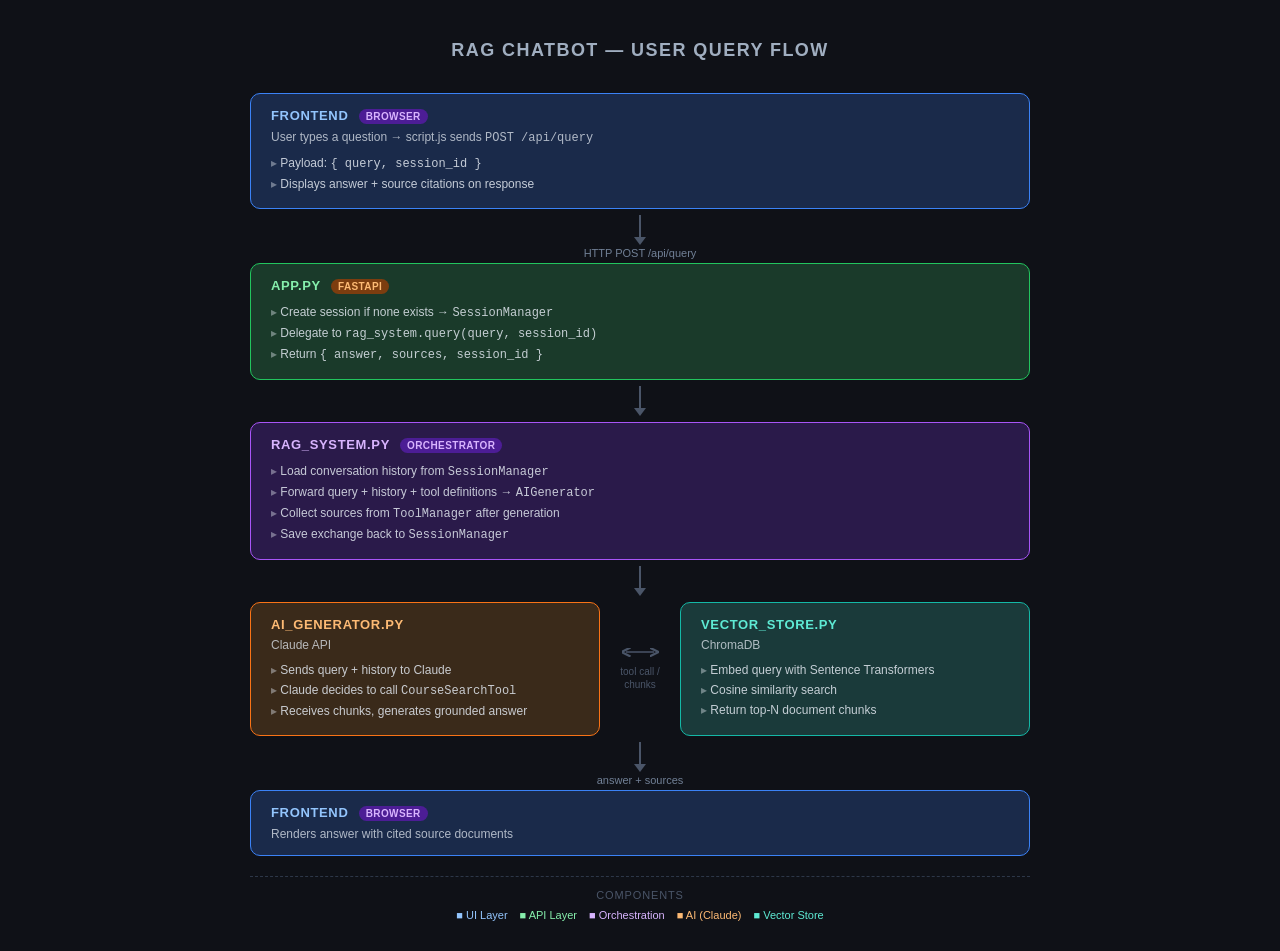
<file: diagram.html>
<!DOCTYPE html>
<html lang="en">
<head>
  <meta charset="UTF-8" />
  <title>RAG Query Flow</title>
  <style>
    * { box-sizing: border-box; margin: 0; padding: 0; }
    body {
      font-family: -apple-system, BlinkMacSystemFont, "Segoe UI", sans-serif;
      background: #0f1117;
      color: #e2e8f0;
      display: flex;
      justify-content: center;
      align-items: flex-start;
      padding: 40px 20px;
      min-height: 100vh;
    }
    .diagram {
      width: 780px;
    }
    h1 {
      text-align: center;
      font-size: 18px;
      font-weight: 600;
      color: #a0aec0;
      letter-spacing: 0.08em;
      text-transform: uppercase;
      margin-bottom: 32px;
    }

    /* ── Nodes ── */
    .node {
      border-radius: 10px;
      padding: 14px 20px;
      position: relative;
    }
    .node-title {
      font-size: 13px;
      font-weight: 700;
      letter-spacing: 0.05em;
      text-transform: uppercase;
      margin-bottom: 6px;
    }
    .node-sub {
      font-size: 12px;
      opacity: 0.75;
    }
    .node-steps {
      margin-top: 8px;
      list-style: none;
    }
    .node-steps li {
      font-size: 12px;
      padding: 3px 0;
      opacity: 0.85;
    }
    .node-steps li::before {
      content: "▸ ";
      opacity: 0.5;
    }

    /* colour themes */
    .blue  { background: #1a2a4a; border: 1.5px solid #3b82f6; }
    .blue  .node-title { color: #93c5fd; }
    .green { background: #1a3a2a; border: 1.5px solid #22c55e; }
    .green .node-title { color: #86efac; }
    .purple{ background: #2a1a4a; border: 1.5px solid #a855f7; }
    .purple .node-title { color: #d8b4fe; }
    .orange{ background: #3a2a1a; border: 1.5px solid #f97316; }
    .orange .node-title { color: #fdba74; }
    .teal  { background: #1a3a3a; border: 1.5px solid #14b8a6; }
    .teal  .node-title { color: #5eead4; }

    /* ── Layout columns ── */
    .row {
      display: flex;
      gap: 16px;
      align-items: stretch;
    }
    .col { flex: 1; }

    /* ── Arrows ── */
    .arrow-down {
      display: flex;
      flex-direction: column;
      align-items: center;
      margin: 6px 0;
      gap: 0;
    }
    .arrow-down .line {
      width: 2px;
      height: 22px;
      background: #4a5568;
    }
    .arrow-down .head {
      width: 0; height: 0;
      border-left: 6px solid transparent;
      border-right: 6px solid transparent;
      border-top: 8px solid #4a5568;
    }
    .arrow-label {
      font-size: 11px;
      color: #718096;
      text-align: center;
      margin: -4px 0 4px;
    }

    /* bidirectional horizontal arrow between two nodes */
    .h-arrows {
      display: flex;
      align-items: center;
      justify-content: center;
      gap: 4px;
      margin: 8px 0;
    }
    .h-arrows .label {
      font-size: 11px;
      color: #718096;
      text-align: center;
      max-width: 90px;
    }
    .h-arrows svg { flex-shrink: 0; }

    /* section separator label */
    .section-label {
      font-size: 11px;
      color: #4a5568;
      text-transform: uppercase;
      letter-spacing: 0.08em;
      text-align: center;
      margin: 20px 0 8px;
      border-top: 1px dashed #2d3748;
      padding-top: 12px;
    }

    /* tool call badge */
    .badge {
      display: inline-block;
      font-size: 10px;
      font-weight: 700;
      padding: 2px 7px;
      border-radius: 99px;
      margin-left: 6px;
      vertical-align: middle;
      letter-spacing: 0.04em;
    }
    .badge-orange { background: #7c3d0f; color: #fdba74; }
    .badge-purple { background: #4c1d95; color: #d8b4fe; }
  </style>
</head>
<body>
<div class="diagram">
  <h1>RAG Chatbot — User Query Flow</h1>

  <!-- FRONTEND -->
  <div class="node blue">
    <div class="node-title">Frontend <span class="badge badge-purple">Browser</span></div>
    <div class="node-sub">User types a question → script.js sends <code>POST /api/query</code></div>
    <ul class="node-steps">
      <li>Payload: <code>{ query, session_id }</code></li>
      <li>Displays answer + source citations on response</li>
    </ul>
  </div>

  <div class="arrow-down"><div class="line"></div><div class="head"></div></div>
  <div class="arrow-label">HTTP POST /api/query</div>

  <!-- FASTAPI -->
  <div class="node green">
    <div class="node-title">app.py <span class="badge badge-orange">FastAPI</span></div>
    <ul class="node-steps">
      <li>Create session if none exists → <code>SessionManager</code></li>
      <li>Delegate to <code>rag_system.query(query, session_id)</code></li>
      <li>Return <code>{ answer, sources, session_id }</code></li>
    </ul>
  </div>

  <div class="arrow-down"><div class="line"></div><div class="head"></div></div>

  <!-- RAG SYSTEM -->
  <div class="node purple">
    <div class="node-title">rag_system.py <span class="badge badge-purple">Orchestrator</span></div>
    <ul class="node-steps">
      <li>Load conversation history from <code>SessionManager</code></li>
      <li>Forward query + history + tool definitions → <code>AIGenerator</code></li>
      <li>Collect sources from <code>ToolManager</code> after generation</li>
      <li>Save exchange back to <code>SessionManager</code></li>
    </ul>
  </div>

  <div class="arrow-down"><div class="line"></div><div class="head"></div></div>

  <!-- AI + Vector side by side -->
  <div class="row">
    <div class="col">
      <div class="node orange" style="height:100%;">
        <div class="node-title">ai_generator.py</div>
        <div class="node-sub">Claude API</div>
        <ul class="node-steps">
          <li>Sends query + history to Claude</li>
          <li>Claude decides to call <code>CourseSearchTool</code></li>
          <li>Receives chunks, generates grounded answer</li>
        </ul>
      </div>
    </div>

    <!-- bidirectional arrow -->
    <div style="display:flex;flex-direction:column;justify-content:center;align-items:center;gap:4px;padding:8px 0;">
      <svg width="40" height="14" viewBox="0 0 40 14">
        <defs>
          <marker id="l" markerWidth="6" markerHeight="6" refX="3" refY="3" orient="auto">
            <path d="M6,0 L0,3 L6,6" fill="none" stroke="#4a5568" stroke-width="1.5"/>
          </marker>
          <marker id="r" markerWidth="6" markerHeight="6" refX="3" refY="3" orient="auto">
            <path d="M0,0 L6,3 L0,6" fill="none" stroke="#4a5568" stroke-width="1.5"/>
          </marker>
        </defs>
        <line x1="6" y1="5" x2="34" y2="5" stroke="#4a5568" stroke-width="1.5" marker-start="url(#l)" marker-end="url(#r)"/>
      </svg>
      <span style="font-size:10px;color:#4a5568;text-align:center;max-width:48px;line-height:1.3;">tool call / chunks</span>
    </div>

    <div class="col">
      <div class="node teal" style="height:100%;">
        <div class="node-title">vector_store.py</div>
        <div class="node-sub">ChromaDB</div>
        <ul class="node-steps">
          <li>Embed query with Sentence Transformers</li>
          <li>Cosine similarity search</li>
          <li>Return top-N document chunks</li>
        </ul>
      </div>
    </div>
  </div>

  <div class="arrow-down"><div class="line"></div><div class="head"></div></div>
  <div class="arrow-label">answer + sources</div>

  <!-- FRONTEND again (response) -->
  <div class="node blue">
    <div class="node-title">Frontend <span class="badge badge-purple">Browser</span></div>
    <div class="node-sub">Renders answer with cited source documents</div>
  </div>

  <!-- Legend -->
  <div class="section-label">Components</div>
  <div style="display:flex;gap:12px;flex-wrap:wrap;justify-content:center;margin-top:4px;">
    <span style="font-size:11px;color:#93c5fd;">■ UI Layer</span>
    <span style="font-size:11px;color:#86efac;">■ API Layer</span>
    <span style="font-size:11px;color:#d8b4fe;">■ Orchestration</span>
    <span style="font-size:11px;color:#fdba74;">■ AI (Claude)</span>
    <span style="font-size:11px;color:#5eead4;">■ Vector Store</span>
  </div>
</div>
</body>
</html>
</file>
